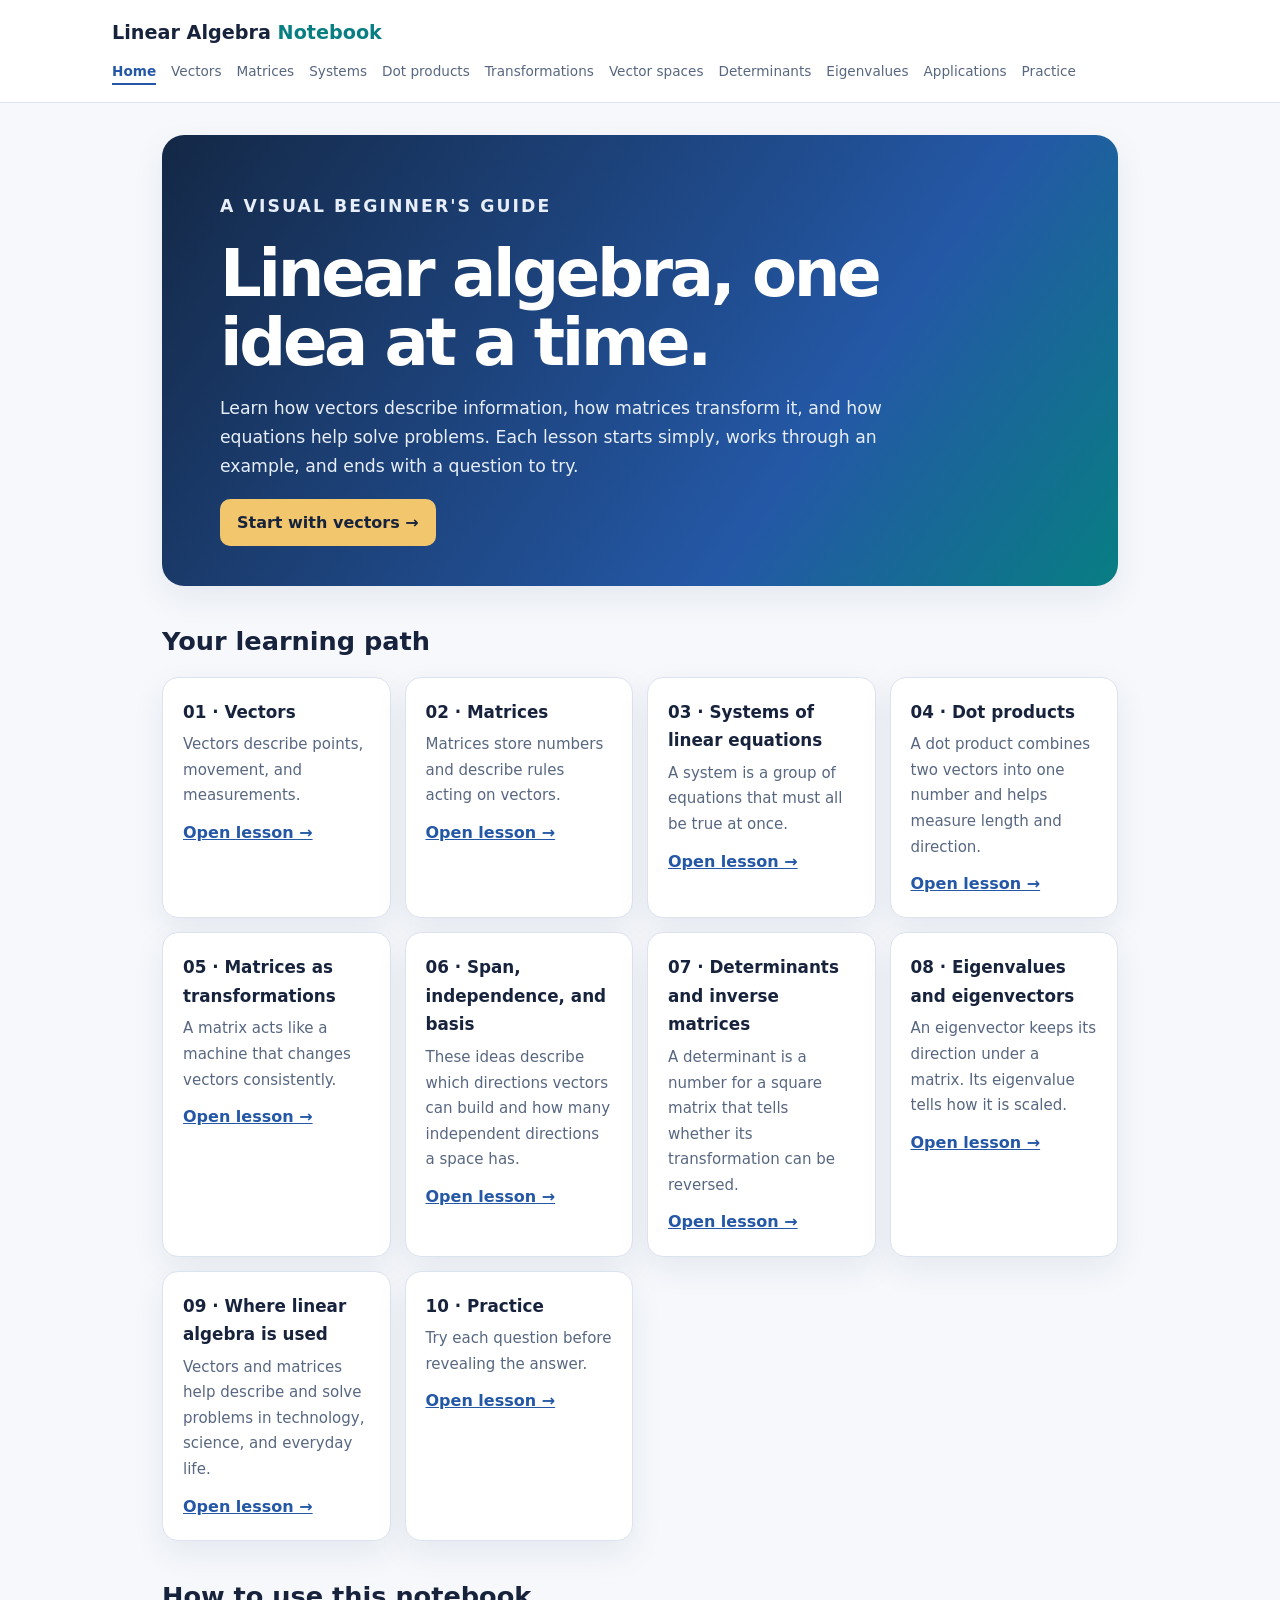
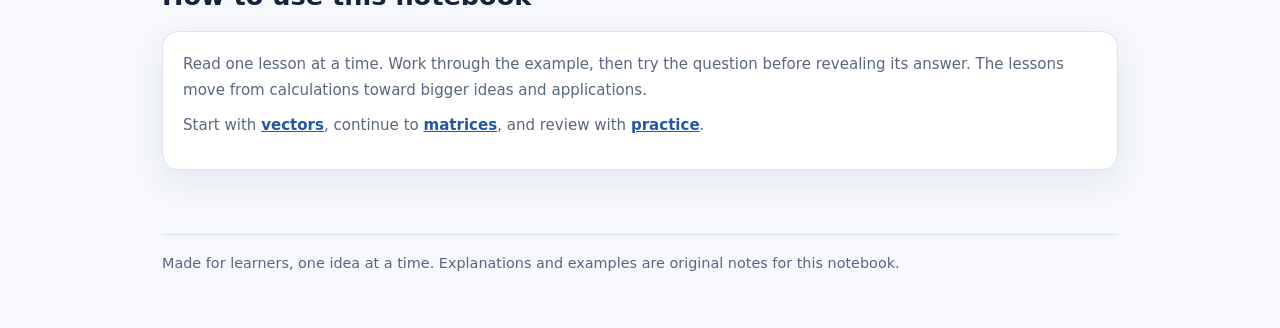
<file: index.html>
<!doctype html><html lang="en"><head><meta charset="utf-8"><meta name="viewport" content="width=device-width,initial-scale=1"><meta name="description" content="A visual beginner's guide to linear algebra."><title>Linear Algebra Notebook | Start Here</title><link rel="stylesheet" href="styles.css"></head><body><header class="site-header"><div class="header-inner"><a class="brand" href="index.html">Linear Algebra <span>Notebook</span></a><nav class="nav" aria-label="Main navigation"><a href="index.html" aria-current="page">Home</a><a href="vectors.html" >Vectors</a><a href="matrices.html" >Matrices</a><a href="systems.html" >Systems</a><a href="dot-products.html" >Dot products</a><a href="transformations.html" >Transformations</a><a href="vector-spaces.html" >Vector spaces</a><a href="determinants.html" >Determinants</a><a href="eigenvalues.html" >Eigenvalues</a><a href="applications.html" >Applications</a><a href="practice.html" >Practice</a></nav></div></header><main><section class="hero"><p class="eyebrow">A visual beginner's guide</p><h1>Linear algebra, one idea at a time.</h1><p>Learn how vectors describe information, how matrices transform it, and how equations help solve problems. Each lesson starts simply, works through an example, and ends with a question to try.</p><a class="button" href="vectors.html">Start with vectors →</a></section><h2 class="section-title">Your learning path</h2><div class="grid"><section class="card"><h3>01 · Vectors</h3><p>Vectors describe points, movement, and measurements.</p><a href="vectors.html">Open lesson →</a></section><section class="card"><h3>02 · Matrices</h3><p>Matrices store numbers and describe rules acting on vectors.</p><a href="matrices.html">Open lesson →</a></section><section class="card"><h3>03 · Systems of linear equations</h3><p>A system is a group of equations that must all be true at once.</p><a href="systems.html">Open lesson →</a></section><section class="card"><h3>04 · Dot products</h3><p>A dot product combines two vectors into one number and helps measure length and direction.</p><a href="dot-products.html">Open lesson →</a></section><section class="card"><h3>05 · Matrices as transformations</h3><p>A matrix acts like a machine that changes vectors consistently.</p><a href="transformations.html">Open lesson →</a></section><section class="card"><h3>06 · Span, independence, and basis</h3><p>These ideas describe which directions vectors can build and how many independent directions a space has.</p><a href="vector-spaces.html">Open lesson →</a></section><section class="card"><h3>07 · Determinants and inverse matrices</h3><p>A determinant is a number for a square matrix that tells whether its transformation can be reversed.</p><a href="determinants.html">Open lesson →</a></section><section class="card"><h3>08 · Eigenvalues and eigenvectors</h3><p>An eigenvector keeps its direction under a matrix. Its eigenvalue tells how it is scaled.</p><a href="eigenvalues.html">Open lesson →</a></section><section class="card"><h3>09 · Where linear algebra is used</h3><p>Vectors and matrices help describe and solve problems in technology, science, and everyday life.</p><a href="applications.html">Open lesson →</a></section><section class="card"><h3>10 · Practice</h3><p>Try each question before revealing the answer.</p><a href="practice.html">Open lesson →</a></section></div><h2 class="section-title">How to use this notebook</h2><section class="card"><p>Read one lesson at a time. Work through the example, then try the question before revealing its answer. The lessons move from calculations toward bigger ideas and applications.</p><p>Start with <a href="vectors.html">vectors</a>, continue to <a href="matrices.html">matrices</a>, and review with <a href="practice.html">practice</a>.</p></section></main><footer class="site-footer"><p>Made for learners, one idea at a time. Explanations and examples are original notes for this notebook.</p></footer></body></html>
</file>
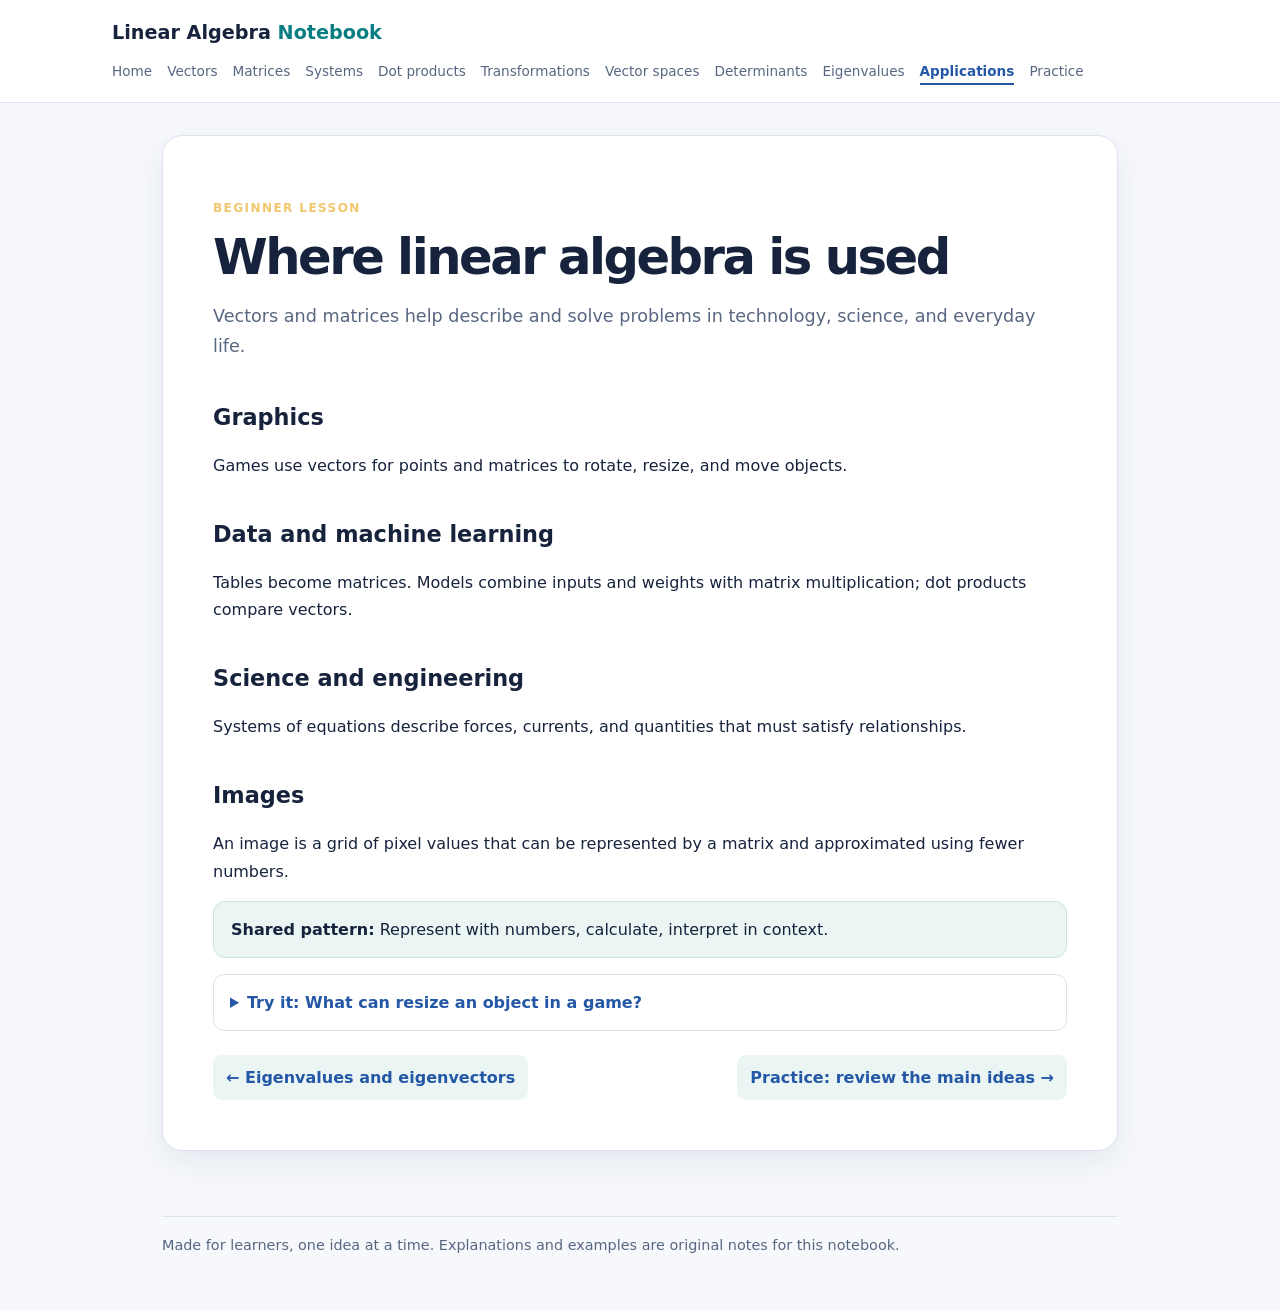
<file: applications.html>
<!doctype html><html lang="en"><head><meta charset="utf-8"><meta name="viewport" content="width=device-width,initial-scale=1"><meta name="description" content="Vectors and matrices help describe and solve problems in technology, science, and everyday life."><title>Where linear algebra is used | Linear Algebra Notebook</title><link rel="stylesheet" href="styles.css"></head><body><header class="site-header"><div class="header-inner"><a class="brand" href="index.html">Linear Algebra <span>Notebook</span></a><nav class="nav" aria-label="Main navigation"><a href="index.html" >Home</a><a href="vectors.html" >Vectors</a><a href="matrices.html" >Matrices</a><a href="systems.html" >Systems</a><a href="dot-products.html" >Dot products</a><a href="transformations.html" >Transformations</a><a href="vector-spaces.html" >Vector spaces</a><a href="determinants.html" >Determinants</a><a href="eigenvalues.html" >Eigenvalues</a><a href="applications.html" aria-current="page">Applications</a><a href="practice.html" >Practice</a></nav></div></header><main><article class="article"><p class="eyebrow">Beginner lesson</p><h1>Where linear algebra is used</h1><p class="lead">Vectors and matrices help describe and solve problems in technology, science, and everyday life.</p><h2>Graphics</h2><p>Games use vectors for points and matrices to rotate, resize, and move objects.</p><h2>Data and machine learning</h2><p>Tables become matrices. Models combine inputs and weights with matrix multiplication; dot products compare vectors.</p><h2>Science and engineering</h2><p>Systems of equations describe forces, currents, and quantities that must satisfy relationships.</p><h2>Images</h2><p>An image is a grid of pixel values that can be represented by a matrix and approximated using fewer numbers.</p><div class="callout"><strong>Shared pattern:</strong> Represent with numbers, calculate, interpret in context.</div><div class="practice"><details><summary>Try it: What can resize an object in a game?</summary><p><strong>Answer:</strong>  A matrix transformation.</p></details></div><div class="page-nav"><a href="eigenvalues.html">← Eigenvalues and eigenvectors</a><a href="practice.html">Practice: review the main ideas →</a></div></article></main><footer class="site-footer"><p>Made for learners, one idea at a time. Explanations and examples are original notes for this notebook.</p></footer></body></html>
</file>
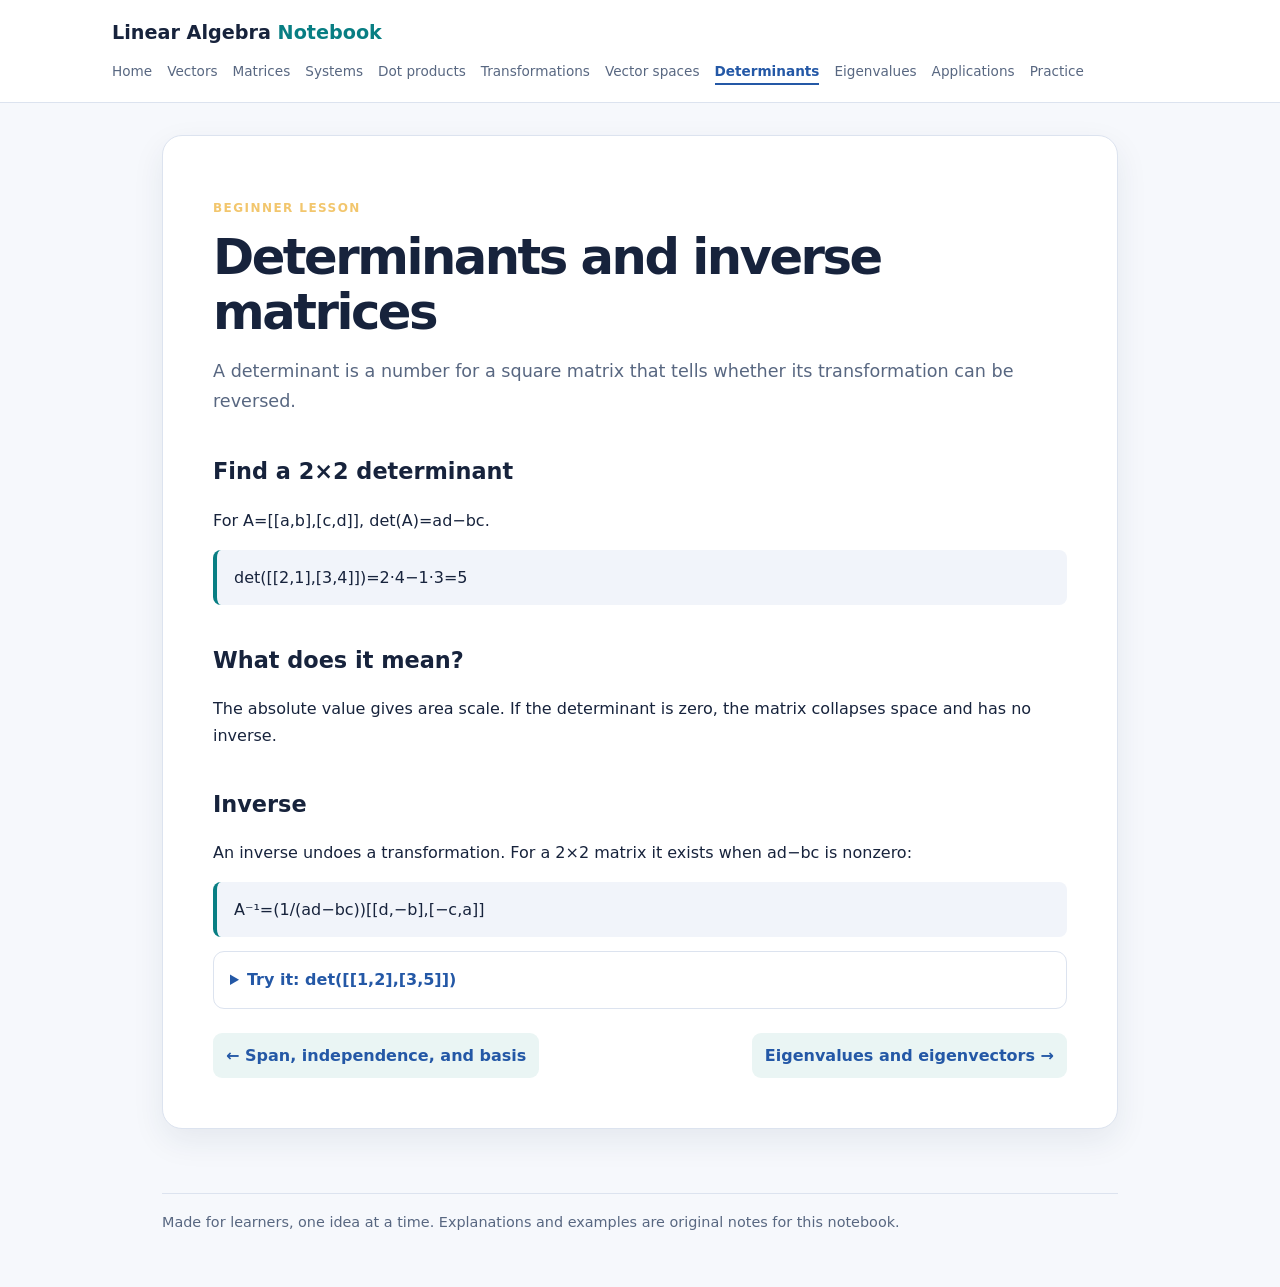
<file: determinants.html>
<!doctype html><html lang="en"><head><meta charset="utf-8"><meta name="viewport" content="width=device-width,initial-scale=1"><meta name="description" content="A determinant is a number for a square matrix that tells whether its transformation can be reversed."><title>Determinants and inverse matrices | Linear Algebra Notebook</title><link rel="stylesheet" href="styles.css"></head><body><header class="site-header"><div class="header-inner"><a class="brand" href="index.html">Linear Algebra <span>Notebook</span></a><nav class="nav" aria-label="Main navigation"><a href="index.html" >Home</a><a href="vectors.html" >Vectors</a><a href="matrices.html" >Matrices</a><a href="systems.html" >Systems</a><a href="dot-products.html" >Dot products</a><a href="transformations.html" >Transformations</a><a href="vector-spaces.html" >Vector spaces</a><a href="determinants.html" aria-current="page">Determinants</a><a href="eigenvalues.html" >Eigenvalues</a><a href="applications.html" >Applications</a><a href="practice.html" >Practice</a></nav></div></header><main><article class="article"><p class="eyebrow">Beginner lesson</p><h1>Determinants and inverse matrices</h1><p class="lead">A determinant is a number for a square matrix that tells whether its transformation can be reversed.</p><h2>Find a 2×2 determinant</h2><p>For A=[[a,b],[c,d]], det(A)=ad−bc.</p><div class="box">det([[2,1],[3,4]])=2·4−1·3=5</div><h2>What does it mean?</h2><p>The absolute value gives area scale. If the determinant is zero, the matrix collapses space and has no inverse.</p><h2>Inverse</h2><p>An inverse undoes a transformation. For a 2×2 matrix it exists when ad−bc is nonzero:</p><div class="box">A⁻¹=(1/(ad−bc))[[d,−b],[−c,a]]</div><div class="practice"><details><summary>Try it: det([[1,2],[3,5]])</summary><p><strong>Answer:</strong>  −1; the matrix is invertible.</p></details></div><div class="page-nav"><a href="vector-spaces.html">← Span, independence, and basis</a><a href="eigenvalues.html">Eigenvalues and eigenvectors →</a></div></article></main><footer class="site-footer"><p>Made for learners, one idea at a time. Explanations and examples are original notes for this notebook.</p></footer></body></html>
</file>
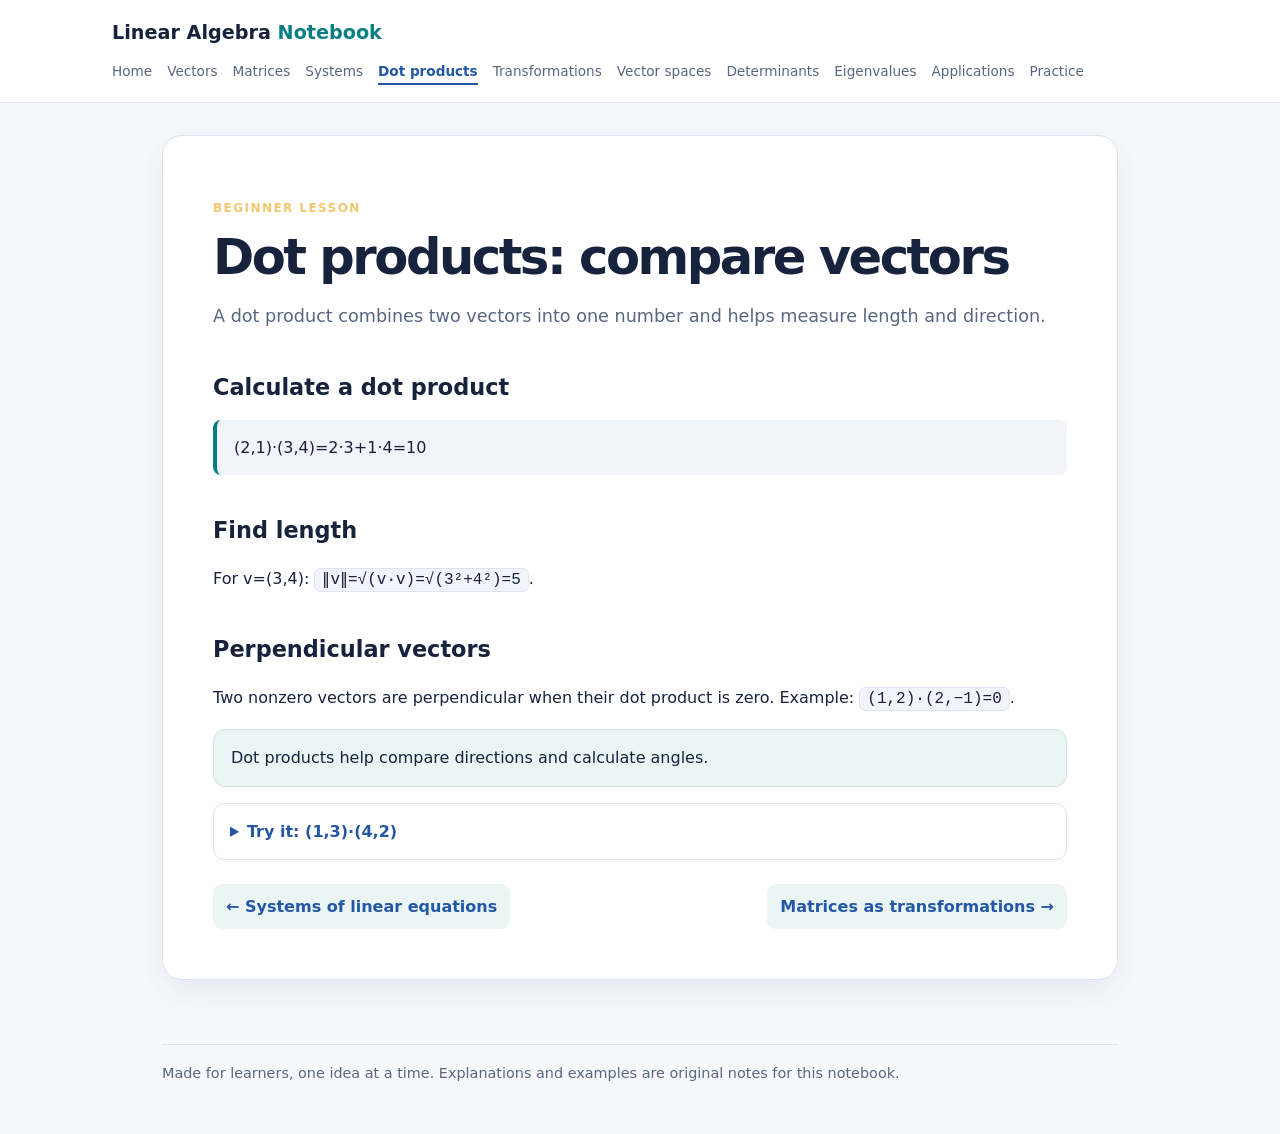
<file: dot-products.html>
<!doctype html><html lang="en"><head><meta charset="utf-8"><meta name="viewport" content="width=device-width,initial-scale=1"><meta name="description" content="A dot product combines two vectors into one number and helps measure length and direction."><title>Dot products: compare vectors | Linear Algebra Notebook</title><link rel="stylesheet" href="styles.css"></head><body><header class="site-header"><div class="header-inner"><a class="brand" href="index.html">Linear Algebra <span>Notebook</span></a><nav class="nav" aria-label="Main navigation"><a href="index.html" >Home</a><a href="vectors.html" >Vectors</a><a href="matrices.html" >Matrices</a><a href="systems.html" >Systems</a><a href="dot-products.html" aria-current="page">Dot products</a><a href="transformations.html" >Transformations</a><a href="vector-spaces.html" >Vector spaces</a><a href="determinants.html" >Determinants</a><a href="eigenvalues.html" >Eigenvalues</a><a href="applications.html" >Applications</a><a href="practice.html" >Practice</a></nav></div></header><main><article class="article"><p class="eyebrow">Beginner lesson</p><h1>Dot products: compare vectors</h1><p class="lead">A dot product combines two vectors into one number and helps measure length and direction.</p><h2>Calculate a dot product</h2><div class="box">(2,1)·(3,4)=2·3+1·4=10</div><h2>Find length</h2><p>For v=(3,4): <span class="formula">‖v‖=√(v·v)=√(3²+4²)=5</span>.</p><h2>Perpendicular vectors</h2><p>Two nonzero vectors are perpendicular when their dot product is zero. Example: <span class="formula">(1,2)·(2,−1)=0</span>.</p><div class="callout">Dot products help compare directions and calculate angles.</div><div class="practice"><details><summary>Try it: (1,3)·(4,2)</summary><p><strong>Answer:</strong>  10</p></details></div><div class="page-nav"><a href="systems.html">← Systems of linear equations</a><a href="transformations.html">Matrices as transformations →</a></div></article></main><footer class="site-footer"><p>Made for learners, one idea at a time. Explanations and examples are original notes for this notebook.</p></footer></body></html>
</file>
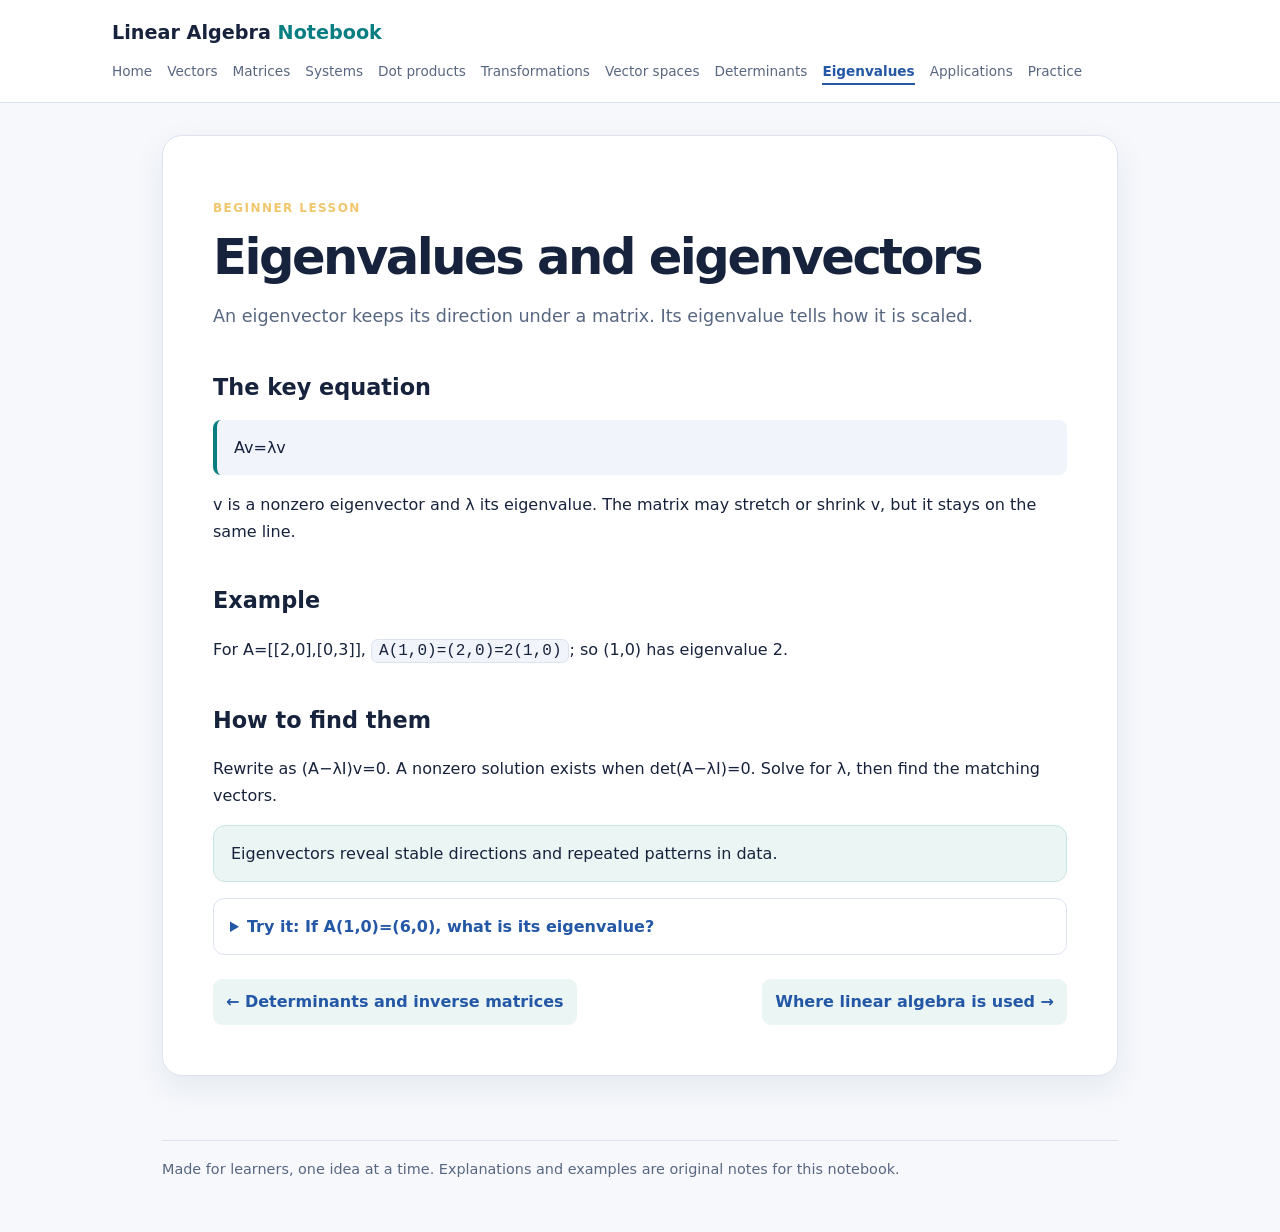
<file: eigenvalues.html>
<!doctype html><html lang="en"><head><meta charset="utf-8"><meta name="viewport" content="width=device-width,initial-scale=1"><meta name="description" content="An eigenvector keeps its direction under a matrix. Its eigenvalue tells how it is scaled."><title>Eigenvalues and eigenvectors | Linear Algebra Notebook</title><link rel="stylesheet" href="styles.css"></head><body><header class="site-header"><div class="header-inner"><a class="brand" href="index.html">Linear Algebra <span>Notebook</span></a><nav class="nav" aria-label="Main navigation"><a href="index.html" >Home</a><a href="vectors.html" >Vectors</a><a href="matrices.html" >Matrices</a><a href="systems.html" >Systems</a><a href="dot-products.html" >Dot products</a><a href="transformations.html" >Transformations</a><a href="vector-spaces.html" >Vector spaces</a><a href="determinants.html" >Determinants</a><a href="eigenvalues.html" aria-current="page">Eigenvalues</a><a href="applications.html" >Applications</a><a href="practice.html" >Practice</a></nav></div></header><main><article class="article"><p class="eyebrow">Beginner lesson</p><h1>Eigenvalues and eigenvectors</h1><p class="lead">An eigenvector keeps its direction under a matrix. Its eigenvalue tells how it is scaled.</p><h2>The key equation</h2><div class="box">Av=λv</div><p>v is a nonzero eigenvector and λ its eigenvalue. The matrix may stretch or shrink v, but it stays on the same line.</p><h2>Example</h2><p>For A=[[2,0],[0,3]], <span class="formula">A(1,0)=(2,0)=2(1,0)</span>; so (1,0) has eigenvalue 2.</p><h2>How to find them</h2><p>Rewrite as (A−λI)v=0. A nonzero solution exists when det(A−λI)=0. Solve for λ, then find the matching vectors.</p><div class="callout">Eigenvectors reveal stable directions and repeated patterns in data.</div><div class="practice"><details><summary>Try it: If A(1,0)=(6,0), what is its eigenvalue?</summary><p><strong>Answer:</strong>  6</p></details></div><div class="page-nav"><a href="determinants.html">← Determinants and inverse matrices</a><a href="applications.html">Where linear algebra is used →</a></div></article></main><footer class="site-footer"><p>Made for learners, one idea at a time. Explanations and examples are original notes for this notebook.</p></footer></body></html>
</file>
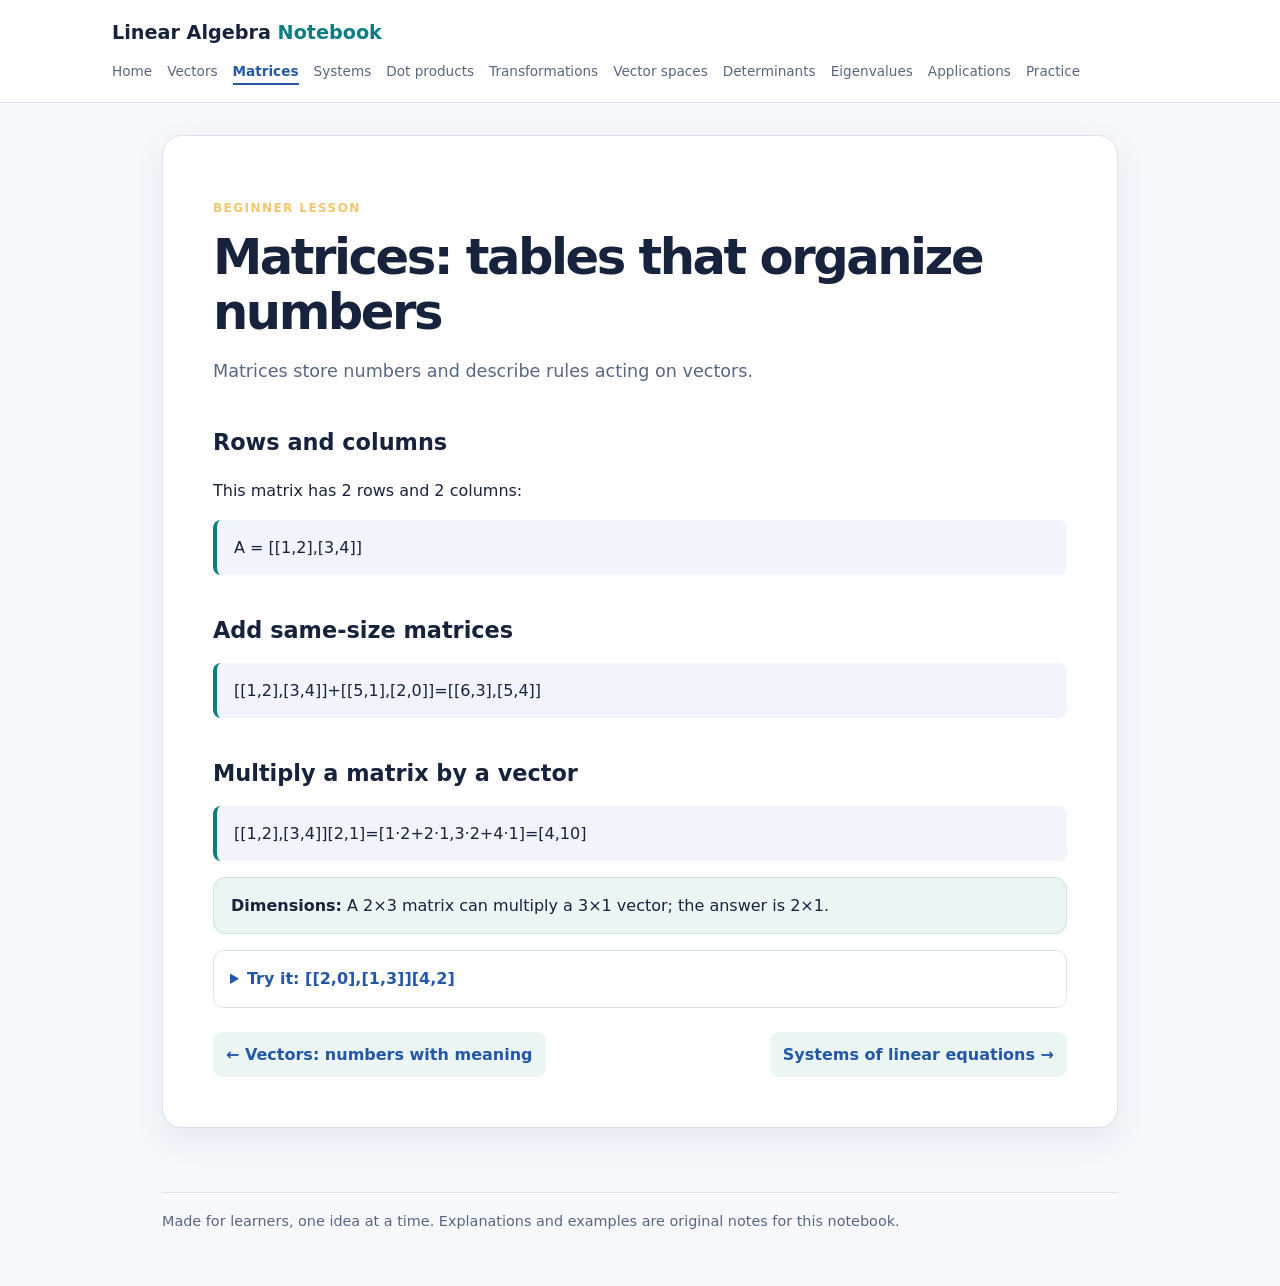
<file: matrices.html>
<!doctype html><html lang="en"><head><meta charset="utf-8"><meta name="viewport" content="width=device-width,initial-scale=1"><meta name="description" content="Matrices store numbers and describe rules acting on vectors."><title>Matrices: tables that organize numbers | Linear Algebra Notebook</title><link rel="stylesheet" href="styles.css"></head><body><header class="site-header"><div class="header-inner"><a class="brand" href="index.html">Linear Algebra <span>Notebook</span></a><nav class="nav" aria-label="Main navigation"><a href="index.html" >Home</a><a href="vectors.html" >Vectors</a><a href="matrices.html" aria-current="page">Matrices</a><a href="systems.html" >Systems</a><a href="dot-products.html" >Dot products</a><a href="transformations.html" >Transformations</a><a href="vector-spaces.html" >Vector spaces</a><a href="determinants.html" >Determinants</a><a href="eigenvalues.html" >Eigenvalues</a><a href="applications.html" >Applications</a><a href="practice.html" >Practice</a></nav></div></header><main><article class="article"><p class="eyebrow">Beginner lesson</p><h1>Matrices: tables that organize numbers</h1><p class="lead">Matrices store numbers and describe rules acting on vectors.</p><h2>Rows and columns</h2><p>This matrix has 2 rows and 2 columns:</p><div class="box">A = [[1,2],[3,4]]</div><h2>Add same-size matrices</h2><div class="box">[[1,2],[3,4]]+[[5,1],[2,0]]=[[6,3],[5,4]]</div><h2>Multiply a matrix by a vector</h2><div class="box">[[1,2],[3,4]][2,1]=[1·2+2·1,3·2+4·1]=[4,10]</div><div class="callout"><strong>Dimensions:</strong> A 2×3 matrix can multiply a 3×1 vector; the answer is 2×1.</div><div class="practice"><details><summary>Try it: [[2,0],[1,3]][4,2]</summary><p><strong>Answer:</strong>  [8,10]</p></details></div><div class="page-nav"><a href="vectors.html">← Vectors: numbers with meaning</a><a href="systems.html">Systems of linear equations →</a></div></article></main><footer class="site-footer"><p>Made for learners, one idea at a time. Explanations and examples are original notes for this notebook.</p></footer></body></html>
</file>
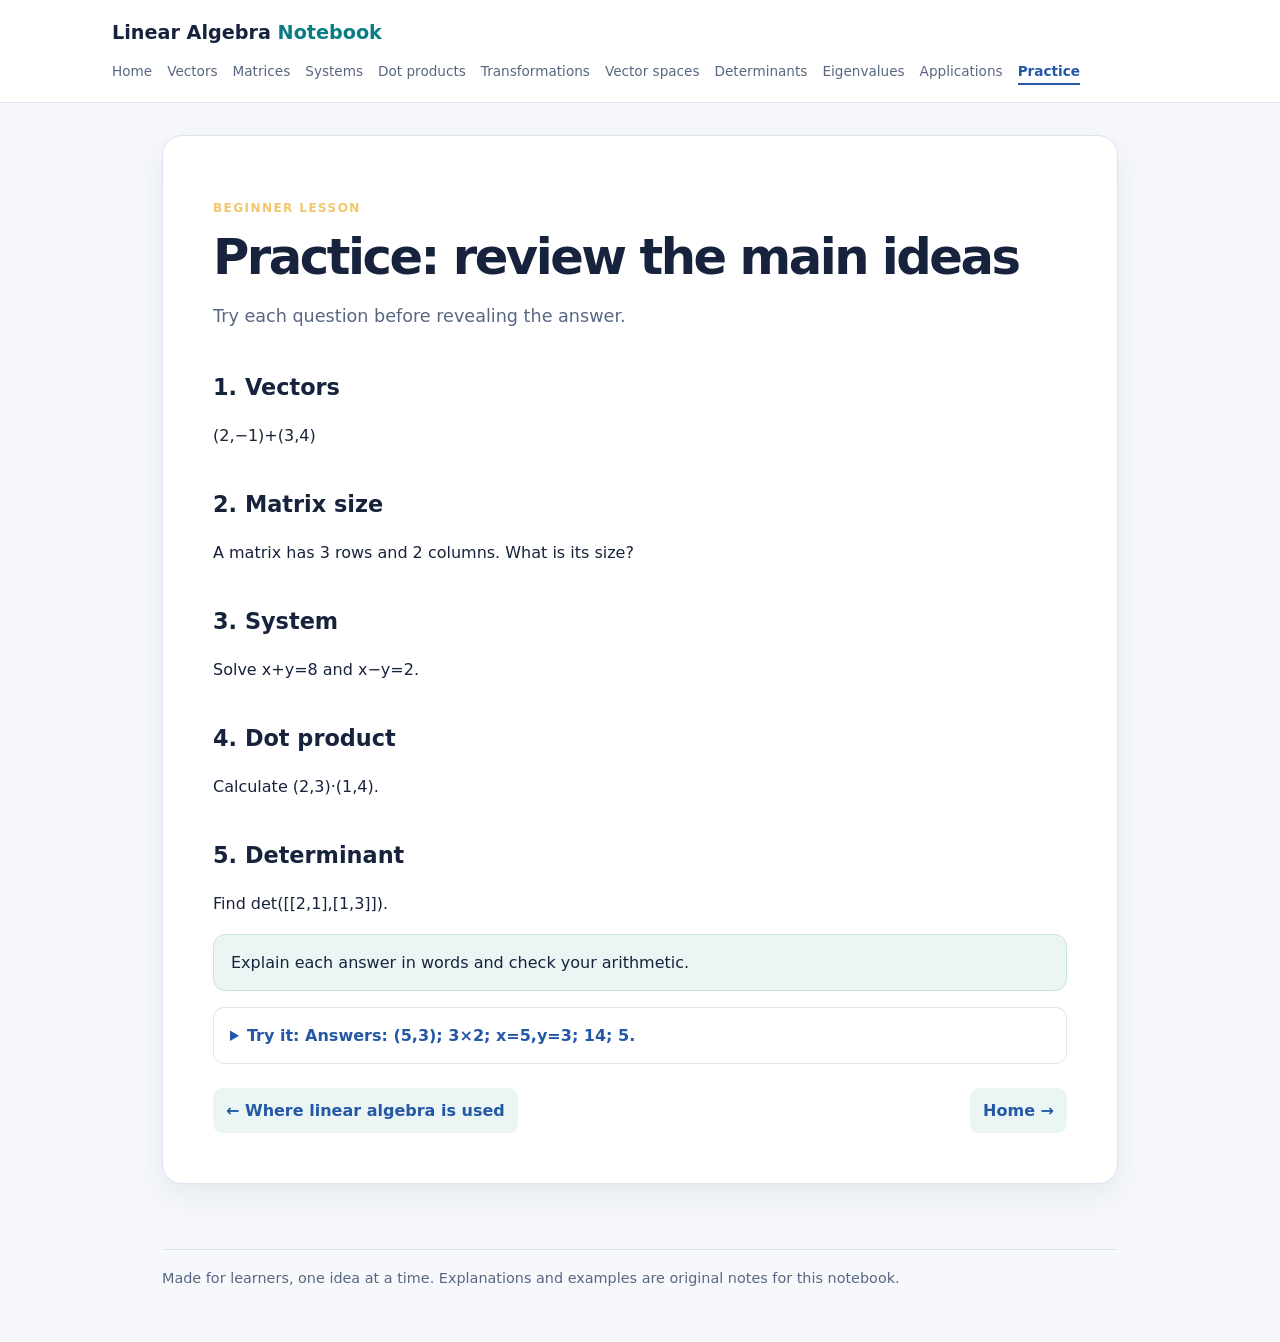
<file: practice.html>
<!doctype html><html lang="en"><head><meta charset="utf-8"><meta name="viewport" content="width=device-width,initial-scale=1"><meta name="description" content="Try each question before revealing the answer."><title>Practice: review the main ideas | Linear Algebra Notebook</title><link rel="stylesheet" href="styles.css"></head><body><header class="site-header"><div class="header-inner"><a class="brand" href="index.html">Linear Algebra <span>Notebook</span></a><nav class="nav" aria-label="Main navigation"><a href="index.html" >Home</a><a href="vectors.html" >Vectors</a><a href="matrices.html" >Matrices</a><a href="systems.html" >Systems</a><a href="dot-products.html" >Dot products</a><a href="transformations.html" >Transformations</a><a href="vector-spaces.html" >Vector spaces</a><a href="determinants.html" >Determinants</a><a href="eigenvalues.html" >Eigenvalues</a><a href="applications.html" >Applications</a><a href="practice.html" aria-current="page">Practice</a></nav></div></header><main><article class="article"><p class="eyebrow">Beginner lesson</p><h1>Practice: review the main ideas</h1><p class="lead">Try each question before revealing the answer.</p><h2>1. Vectors</h2><p>(2,−1)+(3,4)</p><h2>2. Matrix size</h2><p>A matrix has 3 rows and 2 columns. What is its size?</p><h2>3. System</h2><p>Solve x+y=8 and x−y=2.</p><h2>4. Dot product</h2><p>Calculate (2,3)·(1,4).</p><h2>5. Determinant</h2><p>Find det([[2,1],[1,3]]).</p><div class="callout">Explain each answer in words and check your arithmetic.</div><div class="practice"><details><summary>Try it: Answers: (5,3); 3×2; x=5,y=3; 14; 5.</summary><p><strong>Answer:</strong>  See the worked examples in the lessons.</p></details></div><div class="page-nav"><a href="applications.html">← Where linear algebra is used</a><a href="index.html">Home →</a></div></article></main><footer class="site-footer"><p>Made for learners, one idea at a time. Explanations and examples are original notes for this notebook.</p></footer></body></html>
</file>
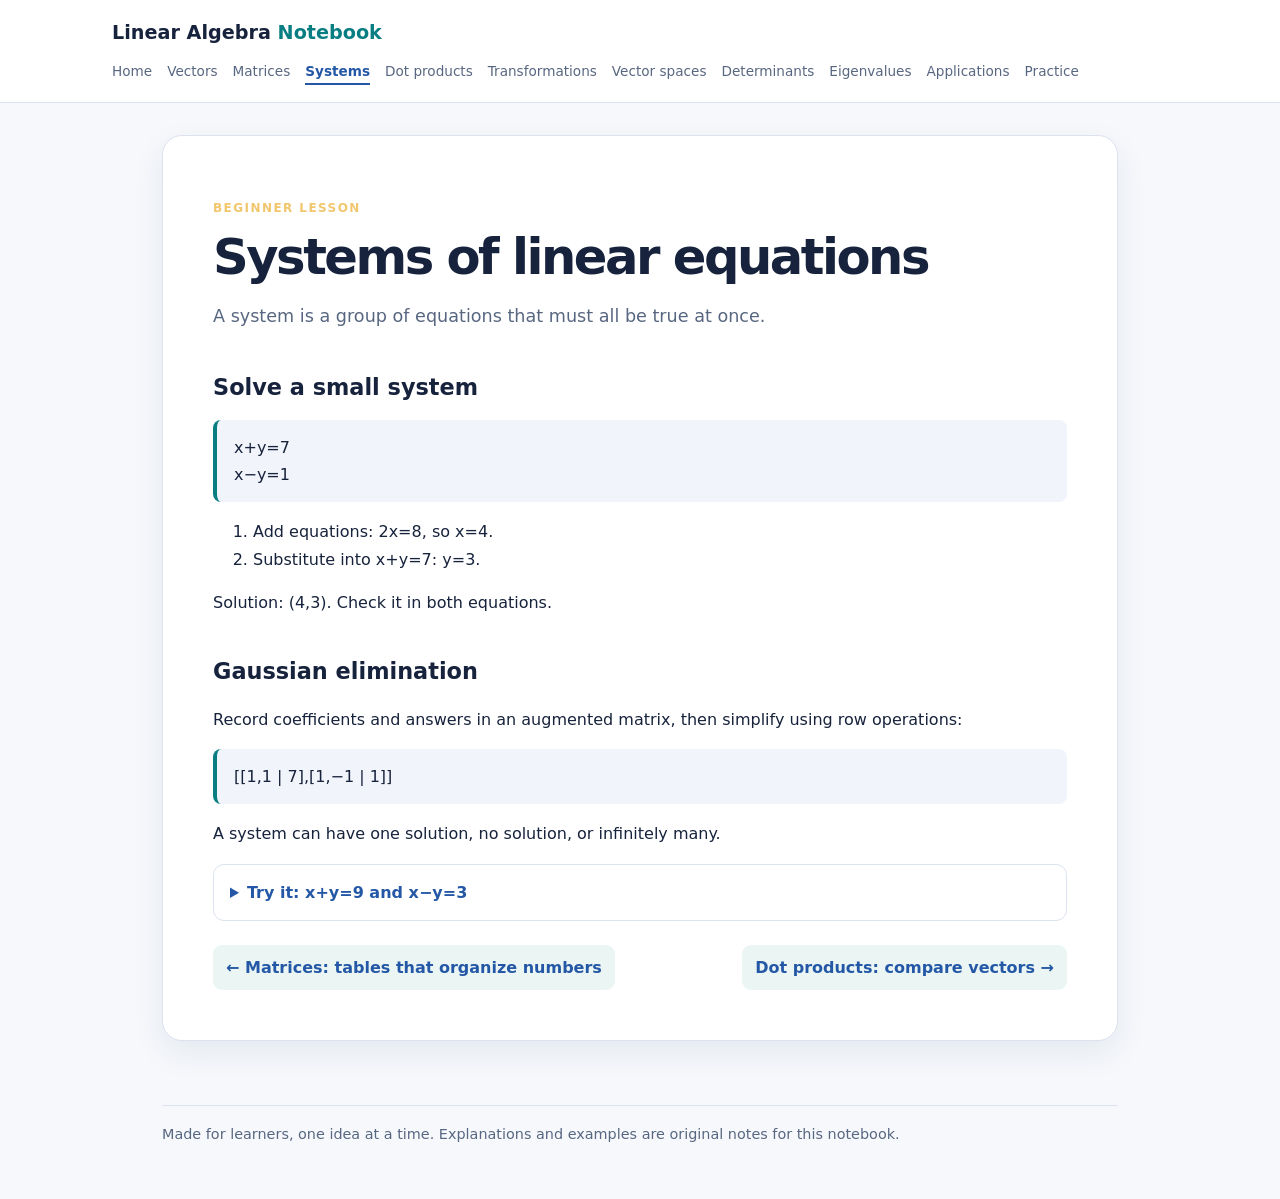
<file: systems.html>
<!doctype html><html lang="en"><head><meta charset="utf-8"><meta name="viewport" content="width=device-width,initial-scale=1"><meta name="description" content="A system is a group of equations that must all be true at once."><title>Systems of linear equations | Linear Algebra Notebook</title><link rel="stylesheet" href="styles.css"></head><body><header class="site-header"><div class="header-inner"><a class="brand" href="index.html">Linear Algebra <span>Notebook</span></a><nav class="nav" aria-label="Main navigation"><a href="index.html" >Home</a><a href="vectors.html" >Vectors</a><a href="matrices.html" >Matrices</a><a href="systems.html" aria-current="page">Systems</a><a href="dot-products.html" >Dot products</a><a href="transformations.html" >Transformations</a><a href="vector-spaces.html" >Vector spaces</a><a href="determinants.html" >Determinants</a><a href="eigenvalues.html" >Eigenvalues</a><a href="applications.html" >Applications</a><a href="practice.html" >Practice</a></nav></div></header><main><article class="article"><p class="eyebrow">Beginner lesson</p><h1>Systems of linear equations</h1><p class="lead">A system is a group of equations that must all be true at once.</p><h2>Solve a small system</h2><div class="box">x+y=7<br>x−y=1</div><ol><li>Add equations: 2x=8, so x=4.</li><li>Substitute into x+y=7: y=3.</li></ol><p>Solution: (4,3). Check it in both equations.</p><h2>Gaussian elimination</h2><p>Record coefficients and answers in an augmented matrix, then simplify using row operations:</p><div class="box">[[1,1 | 7],[1,−1 | 1]]</div><p>A system can have one solution, no solution, or infinitely many.</p><div class="practice"><details><summary>Try it: x+y=9 and x−y=3</summary><p><strong>Answer:</strong>  x=6, y=3</p></details></div><div class="page-nav"><a href="matrices.html">← Matrices: tables that organize numbers</a><a href="dot-products.html">Dot products: compare vectors →</a></div></article></main><footer class="site-footer"><p>Made for learners, one idea at a time. Explanations and examples are original notes for this notebook.</p></footer></body></html>
</file>
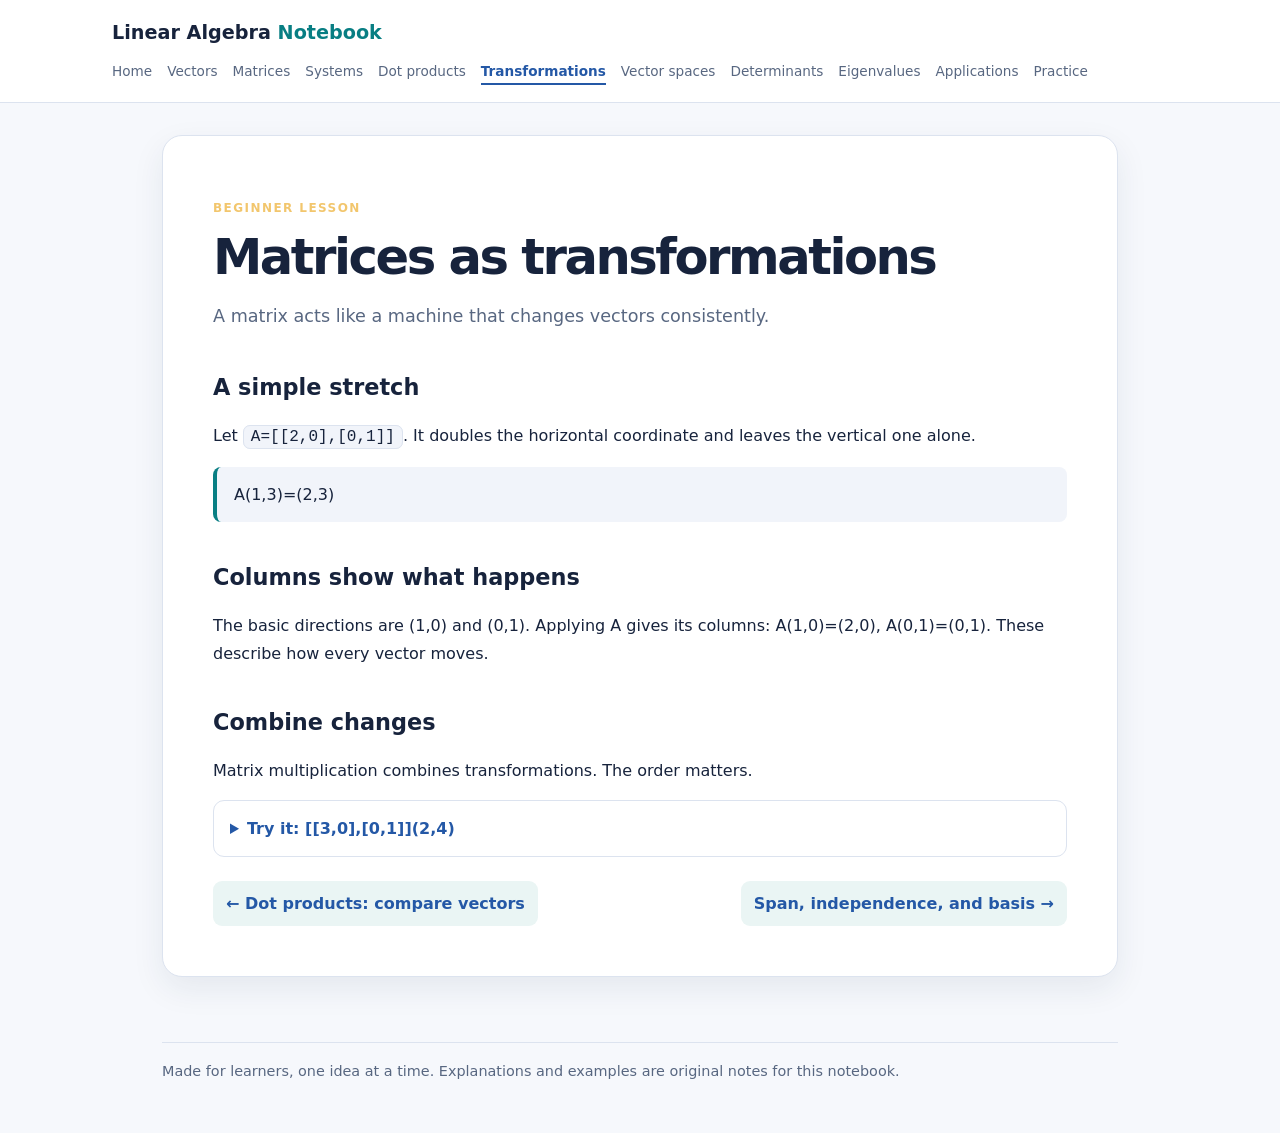
<file: transformations.html>
<!doctype html><html lang="en"><head><meta charset="utf-8"><meta name="viewport" content="width=device-width,initial-scale=1"><meta name="description" content="A matrix acts like a machine that changes vectors consistently."><title>Matrices as transformations | Linear Algebra Notebook</title><link rel="stylesheet" href="styles.css"></head><body><header class="site-header"><div class="header-inner"><a class="brand" href="index.html">Linear Algebra <span>Notebook</span></a><nav class="nav" aria-label="Main navigation"><a href="index.html" >Home</a><a href="vectors.html" >Vectors</a><a href="matrices.html" >Matrices</a><a href="systems.html" >Systems</a><a href="dot-products.html" >Dot products</a><a href="transformations.html" aria-current="page">Transformations</a><a href="vector-spaces.html" >Vector spaces</a><a href="determinants.html" >Determinants</a><a href="eigenvalues.html" >Eigenvalues</a><a href="applications.html" >Applications</a><a href="practice.html" >Practice</a></nav></div></header><main><article class="article"><p class="eyebrow">Beginner lesson</p><h1>Matrices as transformations</h1><p class="lead">A matrix acts like a machine that changes vectors consistently.</p><h2>A simple stretch</h2><p>Let <span class="formula">A=[[2,0],[0,1]]</span>. It doubles the horizontal coordinate and leaves the vertical one alone.</p><div class="box">A(1,3)=(2,3)</div><h2>Columns show what happens</h2><p>The basic directions are (1,0) and (0,1). Applying A gives its columns: A(1,0)=(2,0), A(0,1)=(0,1). These describe how every vector moves.</p><h2>Combine changes</h2><p>Matrix multiplication combines transformations. The order matters.</p><div class="practice"><details><summary>Try it: [[3,0],[0,1]](2,4)</summary><p><strong>Answer:</strong>  (6,4)</p></details></div><div class="page-nav"><a href="dot-products.html">← Dot products: compare vectors</a><a href="vector-spaces.html">Span, independence, and basis →</a></div></article></main><footer class="site-footer"><p>Made for learners, one idea at a time. Explanations and examples are original notes for this notebook.</p></footer></body></html>
</file>
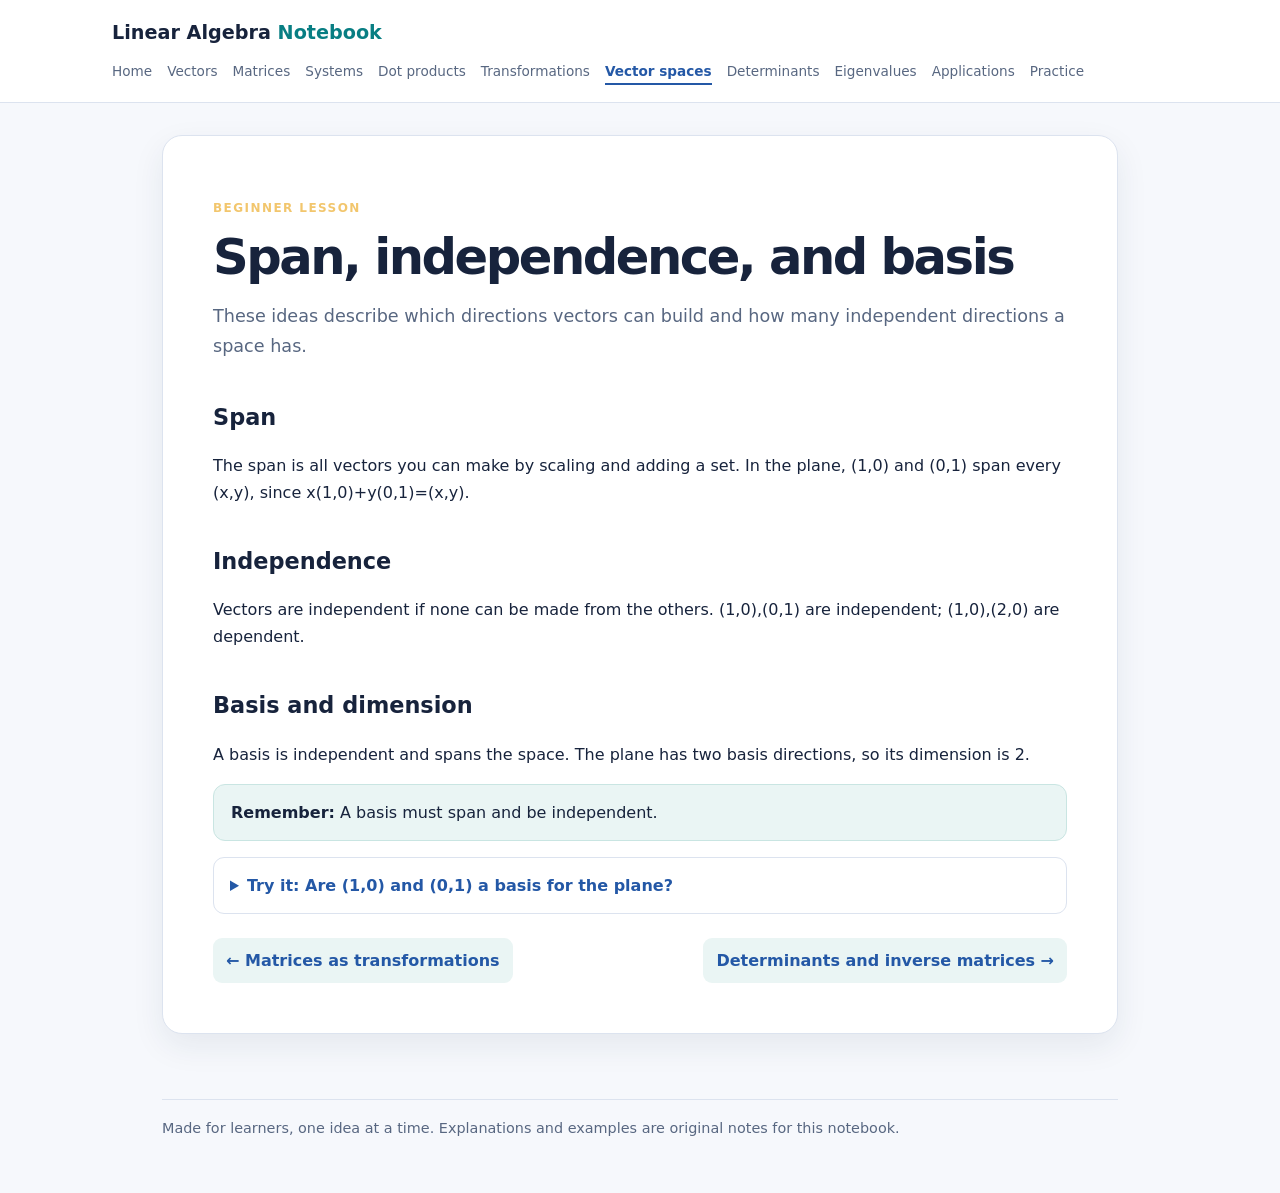
<file: vector-spaces.html>
<!doctype html><html lang="en"><head><meta charset="utf-8"><meta name="viewport" content="width=device-width,initial-scale=1"><meta name="description" content="These ideas describe which directions vectors can build and how many independent directions a space has."><title>Span, independence, and basis | Linear Algebra Notebook</title><link rel="stylesheet" href="styles.css"></head><body><header class="site-header"><div class="header-inner"><a class="brand" href="index.html">Linear Algebra <span>Notebook</span></a><nav class="nav" aria-label="Main navigation"><a href="index.html" >Home</a><a href="vectors.html" >Vectors</a><a href="matrices.html" >Matrices</a><a href="systems.html" >Systems</a><a href="dot-products.html" >Dot products</a><a href="transformations.html" >Transformations</a><a href="vector-spaces.html" aria-current="page">Vector spaces</a><a href="determinants.html" >Determinants</a><a href="eigenvalues.html" >Eigenvalues</a><a href="applications.html" >Applications</a><a href="practice.html" >Practice</a></nav></div></header><main><article class="article"><p class="eyebrow">Beginner lesson</p><h1>Span, independence, and basis</h1><p class="lead">These ideas describe which directions vectors can build and how many independent directions a space has.</p><h2>Span</h2><p>The span is all vectors you can make by scaling and adding a set. In the plane, (1,0) and (0,1) span every (x,y), since x(1,0)+y(0,1)=(x,y).</p><h2>Independence</h2><p>Vectors are independent if none can be made from the others. (1,0),(0,1) are independent; (1,0),(2,0) are dependent.</p><h2>Basis and dimension</h2><p>A basis is independent and spans the space. The plane has two basis directions, so its dimension is 2.</p><div class="callout"><strong>Remember:</strong> A basis must span and be independent.</div><div class="practice"><details><summary>Try it: Are (1,0) and (0,1) a basis for the plane?</summary><p><strong>Answer:</strong>  Yes; they span every point and are independent.</p></details></div><div class="page-nav"><a href="transformations.html">← Matrices as transformations</a><a href="determinants.html">Determinants and inverse matrices →</a></div></article></main><footer class="site-footer"><p>Made for learners, one idea at a time. Explanations and examples are original notes for this notebook.</p></footer></body></html>
</file>
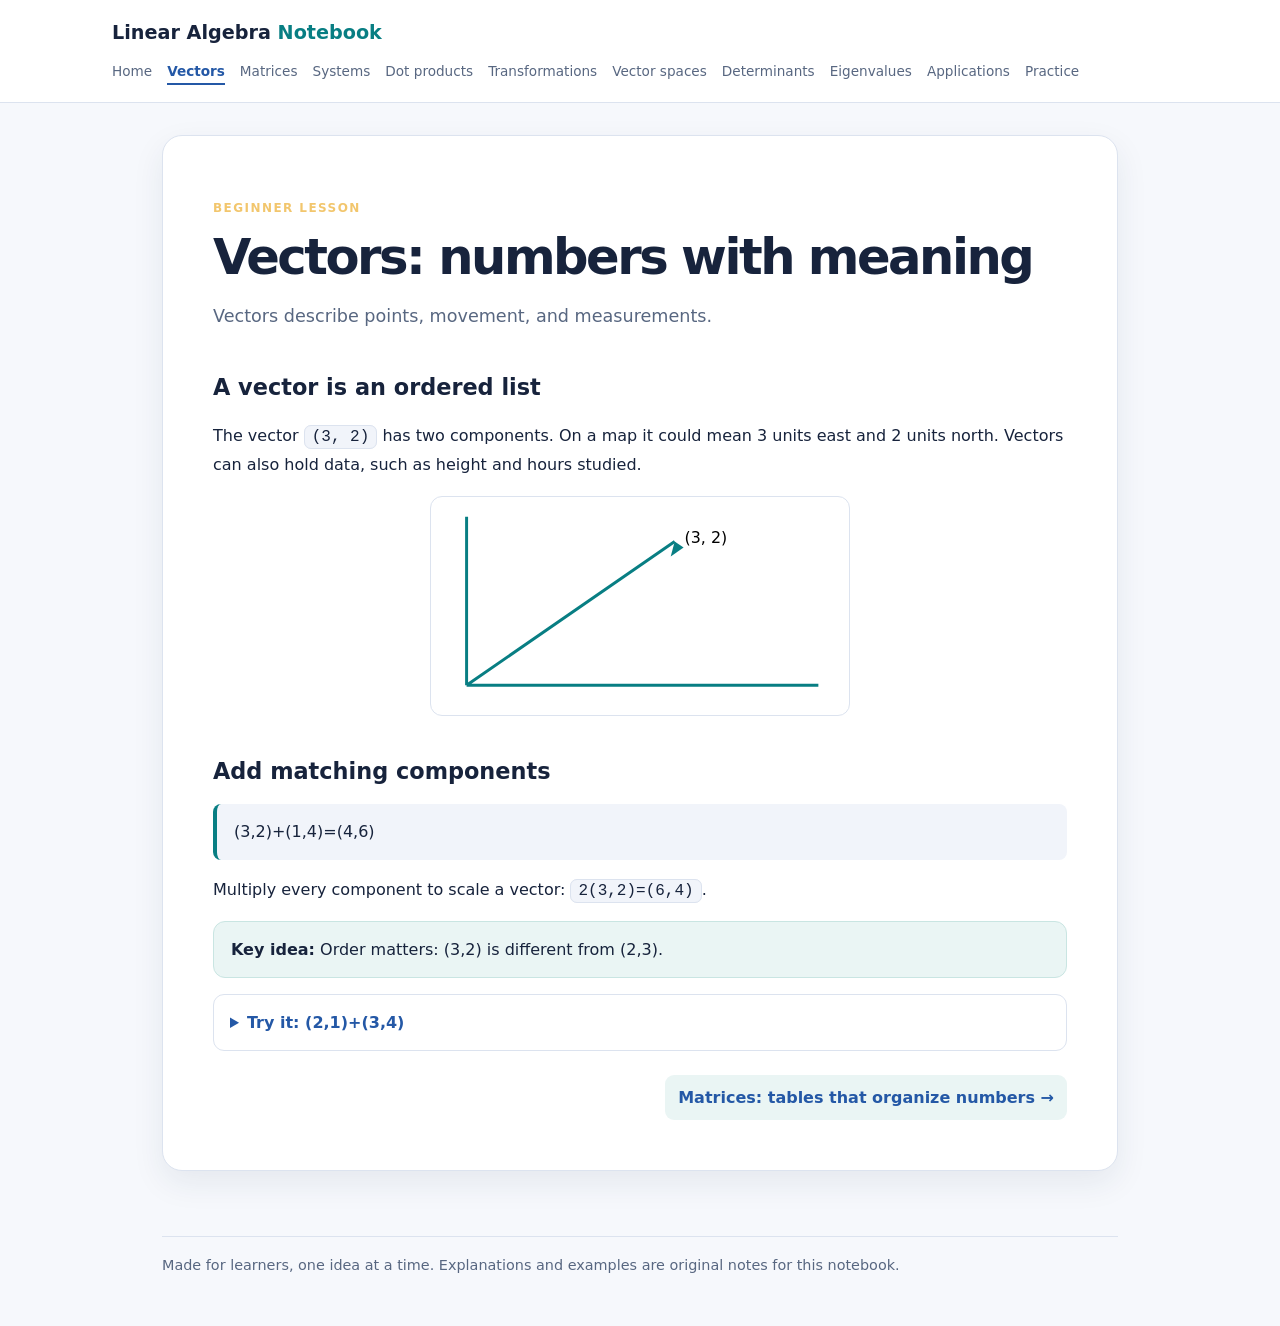
<file: vectors.html>
<!doctype html><html lang="en"><head><meta charset="utf-8"><meta name="viewport" content="width=device-width,initial-scale=1"><meta name="description" content="Vectors describe points, movement, and measurements."><title>Vectors: numbers with meaning | Linear Algebra Notebook</title><link rel="stylesheet" href="styles.css"></head><body><header class="site-header"><div class="header-inner"><a class="brand" href="index.html">Linear Algebra <span>Notebook</span></a><nav class="nav" aria-label="Main navigation"><a href="index.html" >Home</a><a href="vectors.html" aria-current="page">Vectors</a><a href="matrices.html" >Matrices</a><a href="systems.html" >Systems</a><a href="dot-products.html" >Dot products</a><a href="transformations.html" >Transformations</a><a href="vector-spaces.html" >Vector spaces</a><a href="determinants.html" >Determinants</a><a href="eigenvalues.html" >Eigenvalues</a><a href="applications.html" >Applications</a><a href="practice.html" >Practice</a></nav></div></header><main><article class="article"><p class="eyebrow">Beginner lesson</p><h1>Vectors: numbers with meaning</h1><p class="lead">Vectors describe points, movement, and measurements.</p><h2>A vector is an ordered list</h2><p>The vector <span class="formula">(3, 2)</span> has two components. On a map it could mean 3 units east and 2 units north. Vectors can also hold data, such as height and hours studied.</p><svg class="diagram" width="420" height="220" viewBox="0 0 420 220" role="img" aria-label="Arrow from origin to point three two"><path d="M35 190H390M35 190V20M35 190L245 45" stroke="#087e83" stroke-width="3" fill="none"/><path d="M245 45l-4 15 13-9z" fill="#087e83"/><text x="255" y="46" font-size="16">(3, 2)</text></svg><h2>Add matching components</h2><div class="box">(3,2)+(1,4)=(4,6)</div><p>Multiply every component to scale a vector: <span class="formula">2(3,2)=(6,4)</span>.</p><div class="callout"><strong>Key idea:</strong> Order matters: (3,2) is different from (2,3).</div><div class="practice"><details><summary>Try it: (2,1)+(3,4)</summary><p><strong>Answer:</strong>  (5,5)</p></details></div><div class="page-nav"><span></span><a href="matrices.html">Matrices: tables that organize numbers →</a></div></article></main><footer class="site-footer"><p>Made for learners, one idea at a time. Explanations and examples are original notes for this notebook.</p></footer></body></html>
</file>
<file: styles.css>
:root{--ink:#17233c;--muted:#586781;--paper:#f6f8fc;--line:#dce3ef;--blue:#2458a6;--teal:#087e83;--pale:#eaf5f4;--gold:#f2c66d;--shadow:0 12px 32px rgba(28,45,80,.08)}*{box-sizing:border-box}body{margin:0;background:var(--paper);color:var(--ink);font:16px/1.7 system-ui,-apple-system,"Segoe UI",sans-serif}a{color:var(--blue)}a:hover{color:var(--teal)}.site-header{background:white;border-bottom:1px solid var(--line)}.header-inner{max-width:1100px;margin:auto;padding:17px 22px}.brand{font-weight:800;font-size:1.2rem;text-decoration:none;color:var(--ink)}.brand span{color:var(--teal)}.nav{display:flex;gap:5px 15px;flex-wrap:wrap;margin-top:10px}.nav a{font-size:.85rem;text-decoration:none;color:var(--muted)}.nav a[aria-current=page]{color:var(--blue);font-weight:750;border-bottom:2px solid var(--blue)}main{max-width:1000px;margin:32px auto;padding:0 22px}.hero{background:linear-gradient(125deg,#142846,#2458a6 68%,#087e83);color:white;border-radius:22px;padding:40px clamp(22px,6vw,58px);box-shadow:var(--shadow)}.eyebrow{text-transform:uppercase;letter-spacing:.12em;font-weight:750;font-size:.75rem;color:var(--gold)}.hero h1{font-size:clamp(2.3rem,6vw,4.1rem);line-height:1.05;letter-spacing:-.05em;max-width:730px;margin:10px 0}.hero p{max-width:680px;color:#e7eef9;font-size:1.08rem}.button{display:inline-block;background:var(--gold);color:#17233c;font-weight:750;padding:10px 17px;border-radius:10px;text-decoration:none}.section-title{font-size:1.6rem;margin:34px 0 13px}.grid{display:grid;grid-template-columns:repeat(auto-fit,minmax(220px,1fr));gap:14px}.card,.article{background:white;border:1px solid var(--line);border-radius:16px;padding:20px;box-shadow:var(--shadow)}.card h3{margin:0 0 6px;font-size:1.05rem}.card p{margin:0 0 10px;color:var(--muted);font-size:.94rem}.card a{font-weight:700}.article{border-radius:20px;padding:clamp(22px,5vw,50px)}.article h1{font-size:clamp(2rem,5vw,3.1rem);line-height:1.1;letter-spacing:-.05em;margin:.12em 0}.article h2{font-size:1.4rem;margin:1.6em 0 .4em}.lead{font-size:1.1rem;color:var(--muted)}.formula{font-family:ui-monospace,Consolas,monospace;background:#f1f4fa;border:1px solid var(--line);border-radius:7px;padding:2px 7px}.box{background:#f1f4fa;border-left:4px solid var(--teal);padding:14px 17px;border-radius:8px;margin:14px 0;overflow-x:auto}.callout{background:var(--pale);border:1px solid #c9e5e2;border-radius:12px;padding:14px 17px;margin:16px 0}.practice{border:1px solid var(--line);border-radius:11px;padding:14px 16px;margin:14px 0}.practice summary{cursor:pointer;font-weight:700;color:var(--blue)}.diagram{max-width:100%;display:block;margin:18px auto;border:1px solid var(--line);border-radius:12px;background:white}.page-nav{display:flex;justify-content:space-between;gap:12px;margin-top:24px}.page-nav a{background:var(--pale);padding:9px 13px;border-radius:9px;font-weight:700;text-decoration:none}.site-footer{max-width:1000px;padding:18px 22px 38px;margin:auto;color:var(--muted);font-size:.9rem}.site-footer p{border-top:1px solid var(--line);padding-top:16px}@media(max-width:600px){.header-inner{padding:14px 16px}.nav{gap:5px 11px}main{padding:0 12px;margin:19px auto}.hero{border-radius:15px;padding:28px 20px}.article{padding:21px 17px}.page-nav{flex-direction:column}}
</file>
